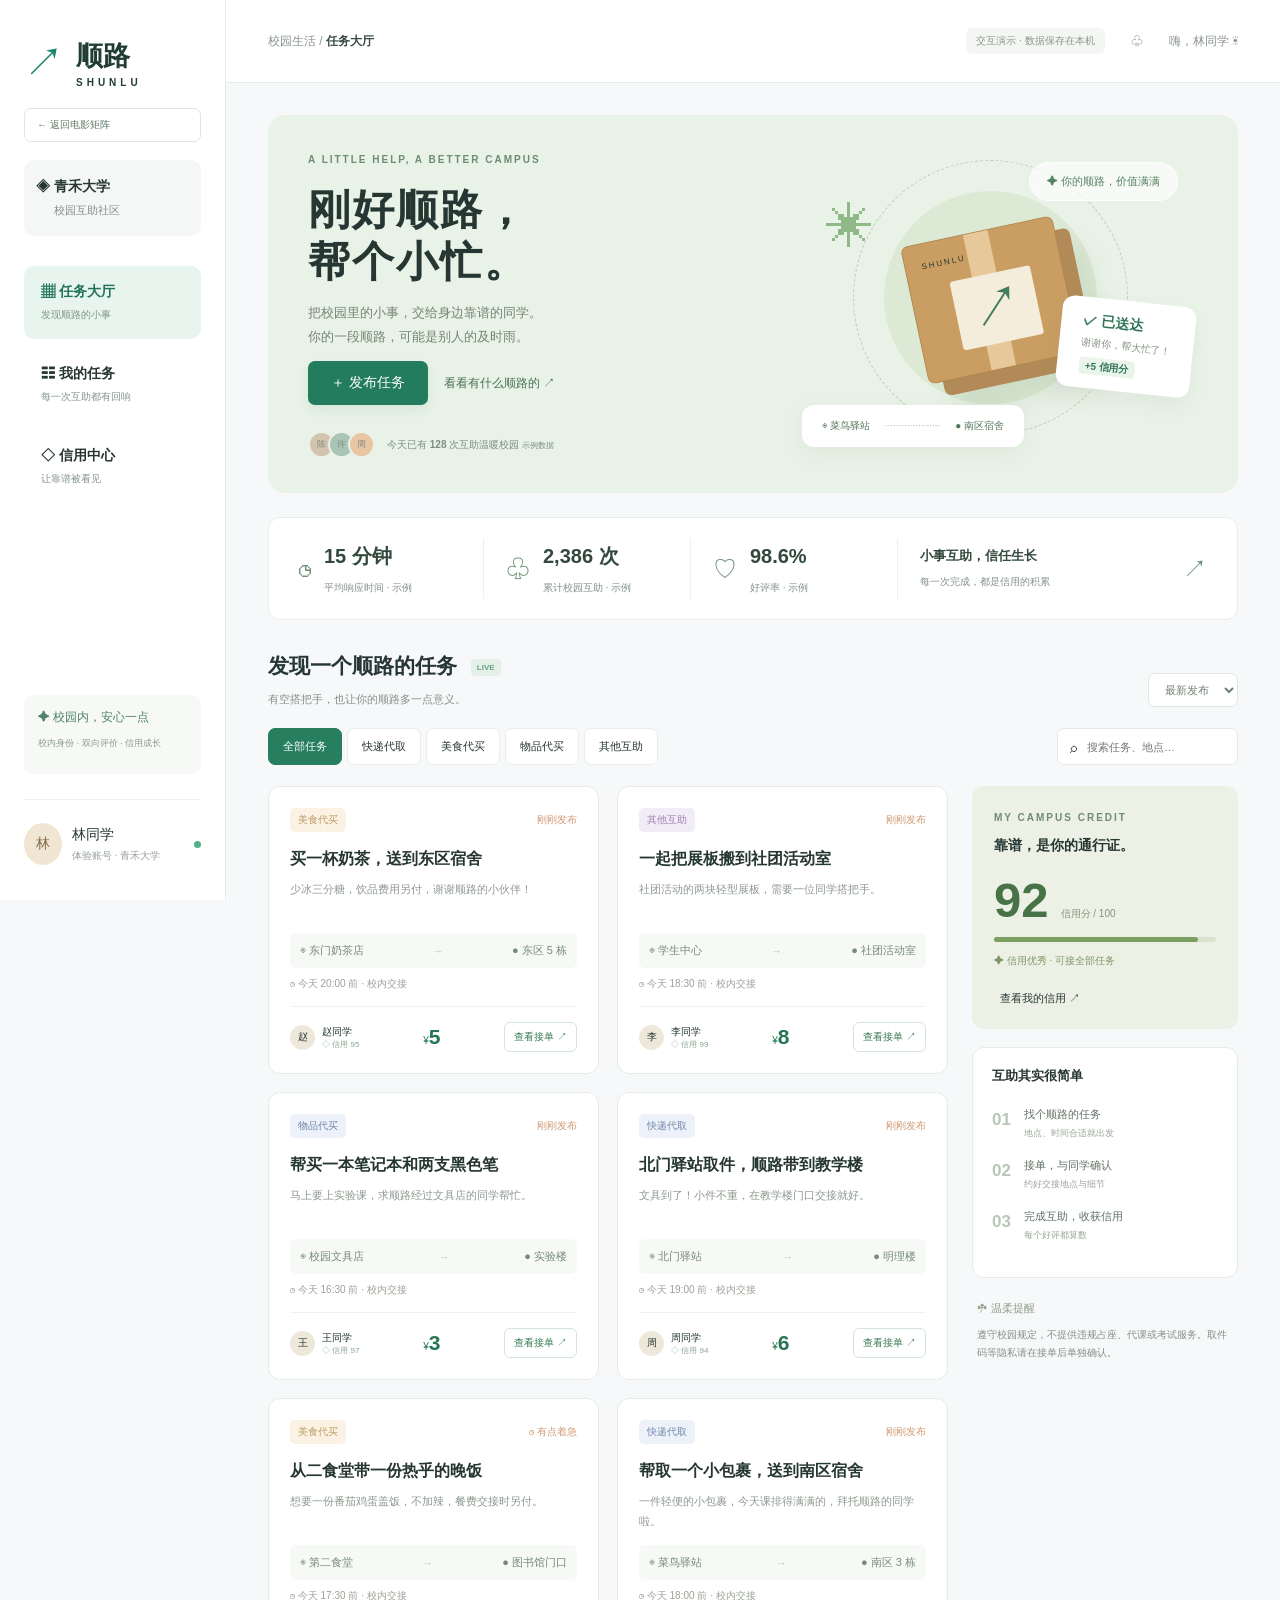
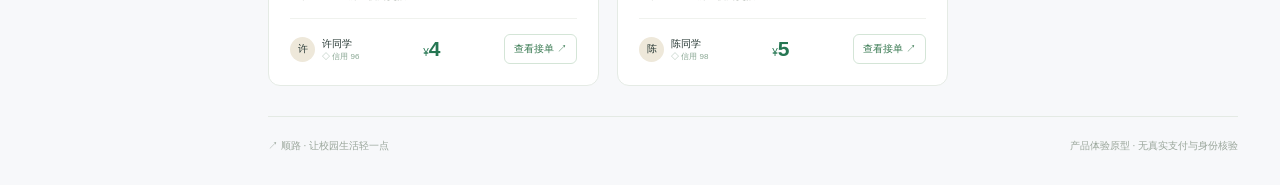
<file: shunlu/index.html>
<!doctype html><html lang="zh-CN"><head><meta charset="utf-8"><meta name="viewport" content="width=device-width,initial-scale=1"><title>顺路 · 校园互助，让小事顺路发生</title><link rel="stylesheet" href="style.css"></head><body><aside><a class="brand" href="#">↗ <b>顺路<span>SHUNLU</span></b></a><a class="back-home" href="/index.html">← 返回电影矩阵</a><div class="school">◈ 青禾大学 <small>校园互助社区</small></div><nav><button class="active" data-page="hall">▦ 任务大厅 <i>发现顺路的小事</i></button><button data-page="mine">☷ 我的任务 <i>每一次互助都有回响</i></button><button data-page="credit">◇ 信用中心 <i>让靠谱被看见</i></button></nav><div class="aside-bottom"><div class="safety">✦ 校园内，安心一点<p>校内身份 · 双向评价 · 信用成长</p></div><div class="user"><span class="avatar">林</span><div>林同学<small>体验账号 · 青禾大学</small></div><span class="online"></span></div></div></aside><main><header><span>校园生活 / <b id="crumb">任务大厅</b></span><div><span class="demo">交互演示 · 数据保存在本机</span><button id="notice">♧</button><span>嗨，林同学 ☀</span></div></header><div class="content"><section class="hero"><div class="hero-text"><span class="eyebrow">A LITTLE HELP, A BETTER CAMPUS</span><h1>刚好顺路，<br>帮个小忙。</h1><p>把校园里的小事，交给身边靠谱的同学。<br>你的一段顺路，可能是别人的及时雨。</p><div><button class="primary" id="publish">＋ 发布任务</button><button class="ghost" id="find">看看有什么顺路的 ↗</button></div><div class="hero-proof"><span class="mini-avatar">陈</span><span class="mini-avatar">许</span><span class="mini-avatar">周</span><span>今天已有 <b>128</b> 次互助温暖校园 <small>示例数据</small></span></div></div><div class="art"><div class="orbit"></div><div class="art-pill">✦ 你的顺路，价值满满</div><div class="parcel"><span>SHUNLU</span><div>↗</div></div><div class="route"><span>◉ 菜鸟驿站</span><i>····················</i><span>● 南区宿舍</span></div><div class="float-card">✓ 已送达 <small>谢谢你，帮大忙了！</small><span>+5 信用分</span></div><div class="star">✳</div></div></section><section class="stats"><div><span>◷</span><p><b>15 分钟</b><small>平均响应时间 · 示例</small></p></div><div><span>♧</span><p><b>2,386 次</b><small>累计校园互助 · 示例</small></p></div><div><span>♡</span><p><b>98.6%</b><small>好评率 · 示例</small></p></div><div class="stat-last"><p><b>小事互助，信任生长</b><small>每一次完成，都是信用的积累</small></p><span>↗</span></div></section><section id="hall"><div class="section-heading"><div><h2>发现一个顺路的任务 <span>LIVE</span></h2><p>有空搭把手，也让你的顺路多一点意义。</p></div><select id="sort" aria-label="任务排序"><option value="new">最新发布</option><option value="reward">报酬优先</option></select></div><div class="filters"><div id="categories"></div><label class="search">⌕ <input id="search" placeholder="搜索任务、地点…"></label></div><div class="board"><div class="tasks" id="tasks"></div><div class="right-panel"><div class="credit-mini"><span class="eyebrow">MY CAMPUS CREDIT</span><h3>靠谱，是你的通行证。</h3><div class="score"><b id="mini-score">92</b><span>信用分 / 100</span></div><div class="progress"><i></i></div><p>✦ 信用优秀 · 可接全部任务</p><button id="credit-link">查看我的信用 ↗</button></div><div class="steps"><h3>互助其实很简单</h3><p><b>01</b><span>找个顺路的任务<small>地点、时间合适就出发</small></span></p><p><b>02</b><span>接单，与同学确认<small>约好交接地点与细节</small></span></p><p><b>03</b><span>完成互助，收获信用<small>每个好评都算数</small></span></p></div><div class="tip">☘ 温柔提醒<p>遵守校园规定，不提供违规占座、代课或考试服务。取件码等隐私请在接单后单独确认。</p></div></div></div></section><section id="mine" hidden></section><section id="credit" hidden></section><footer><span>↗ 顺路 · 让校园生活轻一点</span><span>产品体验原型 · 无真实支付与身份核验</span></footer></div></main><dialog id="modal"><button class="close" aria-label="关闭">×</button><div id="modal-content"></div></dialog><div id="toast" role="status"></div><script src="app.js"></script></body></html>
</file>
<file: shunlu/style.css>
*{box-sizing:border-box}
body{margin:0;background:#f7f8fa;color:#263733;font:14px 'Microsoft YaHei',sans-serif}
button,input,select,textarea{font:inherit}
button{cursor:pointer;border:0;background:none;color:inherit}
aside{position:fixed;width:226px;height:100vh;background:white;padding:35px 24px;border-right:1px solid #e8ece9;display:flex;flex-direction:column}
.brand{display:flex;align-items:center;gap:12px;color:#19856c;text-decoration:none;font-size:40px}
.brand b{color:#203d34;font-size:27px}
.brand span{display:block;font-size:10px;letter-spacing:4px;margin-top:3px}
.back-home{display:block;margin:18px 0 -12px;padding:9px 12px;border:1px solid #dce8df;border-radius:7px;color:#5e7868;text-decoration:none;font-size:10px;transition:.2s}
.back-home:hover{background:#244d3f;color:white;border-color:#244d3f}
.school{padding:18px 12px;background:#f4f7f5;margin:30px 0;border-radius:10px;font-weight:bold}
.school small{display:block;margin:7px 0 0 18px;color:#87918c;font-weight:normal;font-size:11px}
nav button{display:block;width:100%;text-align:left;padding:17px;border-radius:10px;margin-bottom:9px;font-weight:bold}
nav i{display:block;font-size:10px;font-style:normal;font-weight:normal;color:#84948d;padding-top:7px}
nav .active{background:#e8f4ee;color:#20735b}
.aside-bottom{margin-top:auto}
.safety{font-size:12px;color:#51826b;background:#f6f9f5;padding:14px;border-radius:9px}
.safety p{font-size:9px;color:#8c9b91}
.user{display:flex;align-items:center;gap:10px;border-top:1px solid #eef1ed;margin-top:25px;padding-top:23px}
.avatar{background:#f1e5d3;color:#846b47;border-radius:50%;padding:12px}
.user small{display:block;font-size:10px;color:#98a29c;margin-top:5px}
.online{background:#51b28a;width:7px;height:7px;border-radius:50%;margin-left:auto}
main{margin-left:226px}
header{height:83px;padding:0 42px;display:flex;justify-content:space-between;align-items:center;border-bottom:1px solid #e8ece9;background:#fff;font-size:12px;color:#89958f}
header>div{display:flex;gap:20px;align-items:center}
header b{color:#394b42}
.demo{font-size:10px;background:#f4f6f4;padding:6px 10px;border-radius:6px}
.content{max-width:1450px;margin:auto;padding:32px 42px}
.hero{position:relative;background:#e9f2e7;border-radius:18px;min-height:343px;display:flex;overflow:hidden;padding:35px 40px}
.hero-text{z-index:1}
.eyebrow{font-size:10px;letter-spacing:2px;color:#6d8c72;font-weight:bold}
h1{font-size:42px;line-height:1.23;letter-spacing:2px;margin:18px 0 14px;font-weight:800}
p{line-height:1.8;color:#849187}
.hero-text p{font-size:13px;color:#748473}
.primary{background:#227c5d;color:#fff;border-radius:7px;padding:13px 23px;box-shadow:0 5px 12px #227c5d17}
.primary:hover{background:#155b43}
.ghost{margin-left:10px;font-size:12px;color:#467155}
.hero-proof{display:flex;align-items:center;margin-top:26px;font-size:10px;color:#7b8e7e}
.hero-proof small{font-size:8px}
.mini-avatar{width:27px;height:27px;background:#d4c4af;border:2px solid #e9f2e7;border-radius:50%;display:grid;place-items:center;margin-right:-7px;font-size:9px}
.mini-avatar:nth-child(2){background:#aac5b6}
.mini-avatar:nth-child(3){background:#e9c5a4;margin-right:12px}
.art{position:absolute;right:45px;top:25px;width:420px;height:315px}
.orbit{position:absolute;width:275px;height:275px;border:1px dashed #bacdb6;border-radius:50%;left:80px;top:20px}
.orbit:before{content:'';position:absolute;inset:30px;border-radius:50%;background:#dce9d5}
.parcel{position:absolute;left:140px;top:90px;transform:rotate(-12deg);width:155px;height:140px;background:#ca9e63;border-radius:7px;box-shadow:14px 15px 0 #b18a57,25px 35px 25px #6d896421;border:1px solid #b28951}
.parcel:before{content:'';position:absolute;left:63px;width:25px;height:100%;background:#e6c89a}
.parcel span{position:absolute;top:18px;left:16px;font-size:8px;letter-spacing:2px}
.parcel div{position:absolute;background:#f4eddc;padding:0 15px;font-size:52px;left:40px;top:43px;border-radius:3px;color:#427c5a}
.art-pill{position:absolute;right:15px;top:22px;background:#ffffffaa;border:1px solid white;padding:11px 17px;border-radius:25px;font-size:11px;color:#568360}
.route{position:absolute;bottom:8px;left:29px;border-radius:12px;background:white;padding:14px 20px;box-shadow:0 6px 25px #416f4212;color:#527458;font-size:10px}
.route i{margin:0 15px;color:#b2c6ad}
.float-card{position:absolute;right:0;bottom:63px;background:#fff;padding:15px 22px;border-radius:12px;transform:rotate(6deg);font-weight:bold;color:#32765a;box-shadow:0 9px 20px #56755612}
.float-card small{display:block;font-weight:normal;font-size:10px;color:#839081;margin:6px 0}
.float-card span{font-size:10px;background:#eaf4e9;padding:3px 6px;border-radius:4px}
.star{position:absolute;left:53px;top:60px;font-size:48px;color:#8fb986}
.stats{display:grid;grid-template-columns:1fr 1fr 1fr 1.6fr;margin:24px 0 32px;background:white;border:1px solid #e9eee9;border-radius:12px;padding:20px 8px}
.stats>div{display:flex;align-items:center;gap:13px;padding:0 22px;border-right:1px solid #edf0ed}
.stats>div>span{font-size:24px;color:#72947a}
.stats p{margin:0}
.stats b{display:block;font-size:20px;color:#33493d}
.stats small{font-size:10px}
.stats .stat-last{border:0;justify-content:space-between}
.stat-last b{font-size:13px}
.section-heading{display:flex;align-items:center;justify-content:space-between}
h2{font-size:21px;margin:0}
h2 span{font-size:8px;color:#65a383;background:#e5f1e8;padding:4px 6px;vertical-align:middle;border-radius:4px;margin-left:8px}
.section-heading p{font-size:11px;margin:10px 0 18px}
select{border:1px solid #e0e7e0;padding:9px 12px;background:white;border-radius:7px;color:#728174;font-size:11px}
.filters{display:flex;justify-content:space-between;gap:12px;margin-bottom:21px}
.filters button{padding:10px 14px;font-size:11px;margin-right:5px;border-radius:7px;background:#fff;border:1px solid #e9eeea}
.filters button.active{background:#277f60;color:white;border-color:#277f60}
.search{display:flex;align-items:center;gap:8px;border:1px solid #e5e9e5;border-radius:7px;padding:0 12px;background:#fff}
.search input{border:0;background:none;outline:none;width:140px;font-size:11px}
.board{display:grid;grid-template-columns:1fr 266px;gap:24px}
.tasks{display:grid;grid-template-columns:repeat(2,minmax(0,1fr));gap:18px;align-content:start}
.task{background:white;border:1px solid #e5ebe5;border-radius:12px;padding:21px;transition:.2s}
.task:hover{box-shadow:0 8px 20px #24452b0b;transform:translateY(-2px);border-color:#a3c4af}
.task-top{display:flex;justify-content:space-between;align-items:center}
.tag{font-size:10px;padding:5px 8px;border-radius:5px;background:#edf1fa;color:#7087aa}
.tag.food{background:#fcf2e4;color:#b99a60}
.tag.other{background:#f1ecf6;color:#9f80b0}
.urgent{font-size:10px;color:#ce9870}
.task h3{font-size:16px;margin:17px 0 10px}
.task .desc{font-size:11px;height:38px;margin:0;color:#8e988f}
.locations{font-size:11px;background:#f7f9f6;border-radius:6px;padding:10px;margin:15px 0 9px;display:flex;align-items:center;justify-content:space-between;color:#768b78}
.locations i{color:#bac7b9;font-style:normal}
.time{font-size:10px;color:#9ba298}
.task-footer{display:flex;align-items:center;justify-content:space-between;border-top:1px solid #f0f2ee;padding-top:15px;margin-top:15px}
.person{font-size:10px;display:flex;gap:7px;align-items:center}
.person span{background:#eee8da;width:25px;height:25px;border-radius:50%;display:grid;place-items:center}
.person small{display:block;color:#88a692;font-size:8px}
.reward{font-size:21px;color:#257652;font-weight:bold}
.reward small{font-size:10px;font-weight:normal}
.task-footer button{font-size:10px;border:1px solid #d4e5d7;border-radius:6px;padding:7px 9px;color:#397a52}
.right-panel>div{border-radius:12px;margin-bottom:18px}
.credit-mini{background:#edf1e5;padding:22px}
.credit-mini h3{font-size:14px;margin-top:13px}
.score{display:flex;gap:12px;align-items:baseline;margin:21px 0 12px}
.score b{font-size:49px;color:#477347;line-height:1}
.score span{font-size:10px;color:#87927b}
.progress{height:5px;background:#d9e2cd;border-radius:10px}
.progress i{display:block;width:92%;height:100%;background:#7c9e61;border-radius:10px}
.credit-mini p{font-size:10px;color:#7d9568}
.credit-mini button{font-size:11px;margin-top:10px}
.steps{padding:19px;background:white;border:1px solid #e6ece7}
.steps h3{font-size:13px;margin:0 0 20px}
.steps p{display:flex;gap:13px;margin:15px 0;color:#607165;font-size:11px}
.steps b{font-size:17px;color:#b8c7b9}
.steps small{display:block;font-size:9px;color:#9aa498}
.tip{font-size:11px;padding:5px 5px;color:#8c9c85}
.tip p{font-size:10px}
footer{display:flex;justify-content:space-between;border-top:1px solid #e4eae4;margin-top:30px;padding-top:22px;font-size:10px;color:#9aa69b}
dialog{width:530px;border:0;border-radius:18px;padding:32px;box-shadow:0 20px 100px #162e3440;color:#304237;max-height:90vh;overflow:auto}
dialog::backdrop{background:#203b3466;backdrop-filter:blur(3px)}
.close{position:absolute;right:16px;top:12px;font-size:24px;color:#8e998f}
dialog h2{margin-bottom:12px}
dialog p{font-size:12px}
form label{display:block;font-size:12px;margin-top:17px}
form input,form textarea,form select{display:block;width:100%;padding:11px;margin-top:7px;border:1px solid #dfe7e0;border-radius:7px;background:#fafcf9;color:#354c3c}
form .row{display:flex;gap:16px}
form .row>*{flex:1;min-width:0}
form button{width:100%;margin-top:24px}
.detail-block{padding:16px;background:#f5f8f3;border-radius:8px;margin:16px 0;line-height:2;font-size:12px}
.detail-bottom{display:flex;justify-content:space-between;align-items:center;margin-top:25px}
#toast{position:fixed;bottom:32px;left:50%;transform:translateX(-50%);padding:13px 24px;background:#244d3f;color:white;border-radius:9px;display:none;z-index:10}
.empty{padding:60px 20px;text-align:center;background:white;border:1px dashed #d6e3d6;border-radius:12px;grid-column:1/-1}
.my-list{display:grid;gap:15px;margin-top:23px}
.my-task{background:white;padding:24px;border:1px solid #e2e9e2;border-radius:12px;display:flex;justify-content:space-between;gap:15px;align-items:center}
.my-task h3{margin:0 0 8px}
.my-task p{font-size:12px;margin:0}
.my-task button{background:#e7f3ea;color:#2a7454;padding:11px 18px;border-radius:7px}
.credit-page{background:white;padding:35px;border-radius:15px;margin-top:25px}
.credit-page .score b{font-size:80px}
.credit-features{display:grid;grid-template-columns:repeat(3,1fr);gap:20px;margin-top:30px}
.credit-features>div{background:#f6f9f3;padding:22px;border-radius:10px}
.credit-features b{font-size:18px}
.credit-features p{font-size:12px}
.timeline{margin-top:25px;padding:20px;border-top:1px solid #e4ebe2}
.timeline p{border-bottom:1px solid #edf2e9;padding:10px 0}
.timeline span{float:right;color:#43845a}
[hidden]{display:none!important}
@media(min-width:1500px){.hero{min-height:365px}
.art{right:100px;transform:scale(1.1);top:30px}
.task{padding:25px}
}
@media(max-width:1100px){aside{width:180px;padding:25px 17px}
main{margin-left:180px}
.content{padding:25px}
.art{right:-20px;transform:scale(.8);transform-origin:right center}
.board{grid-template-columns:1fr 220px}
.task{padding:15px}
.filters{flex-wrap:wrap}
.stats>div{padding:0 13px}
.stats b{font-size:16px}
}
@media(max-width:800px){aside{position:static;width:100%;height:auto;padding:15px 20px;flex-direction:row;align-items:center;justify-content:space-between;border-bottom:1px solid #e5ebe3}
.brand{font-size:25px}
.brand b{font-size:20px}
.brand span{font-size:7px}
.back-home{margin:0;padding:8px}
.school,.aside-bottom,nav i{display:none}
nav{display:flex}
nav button{padding:10px;font-size:11px;margin:0;width:auto}
main{margin:0}
header{height:55px;padding:0 20px}
.demo{display:none}
.content{padding:20px}
.hero{padding:28px;min-height:340px}
.art{opacity:.32;right:-55px}
.hero-text{position:relative}
.hero-text p{color:#596d56}
.stats{grid-template-columns:repeat(3,1fr);padding:16px 0}
.stats .stat-last{display:none}
.stats>div{gap:8px}
.stats>div>span{font-size:18px}
.stats b{font-size:15px}
.stats small{font-size:8px}
.board{grid-template-columns:1fr}
.right-panel{display:grid;grid-template-columns:1fr 1fr;gap:15px}
.tip{grid-column:1/-1}
.filters button{padding:8px 10px}
.search{padding:10px;width:100%}
.search input{width:100%}
footer{font-size:8px;gap:20px}
.credit-features{grid-template-columns:1fr}
.my-task{flex-wrap:wrap}
}
@media(max-width:480px){.tasks{grid-template-columns:1fr}
.right-panel{grid-template-columns:1fr}
h1{font-size:35px}
.art{right:-90px}
.hero{padding:25px 20px}
.hero-proof{font-size:8px}
.section-heading h2{font-size:17px}
.filters button{margin-right:3px;padding:8px}
.stats>div>span{display:none}
dialog{width:92%;padding:25px}
header>div{gap:8px;font-size:10px}
.ghost{font-size:10px;margin-left:2px}
.right-panel .steps{display:none}
}
</file>
